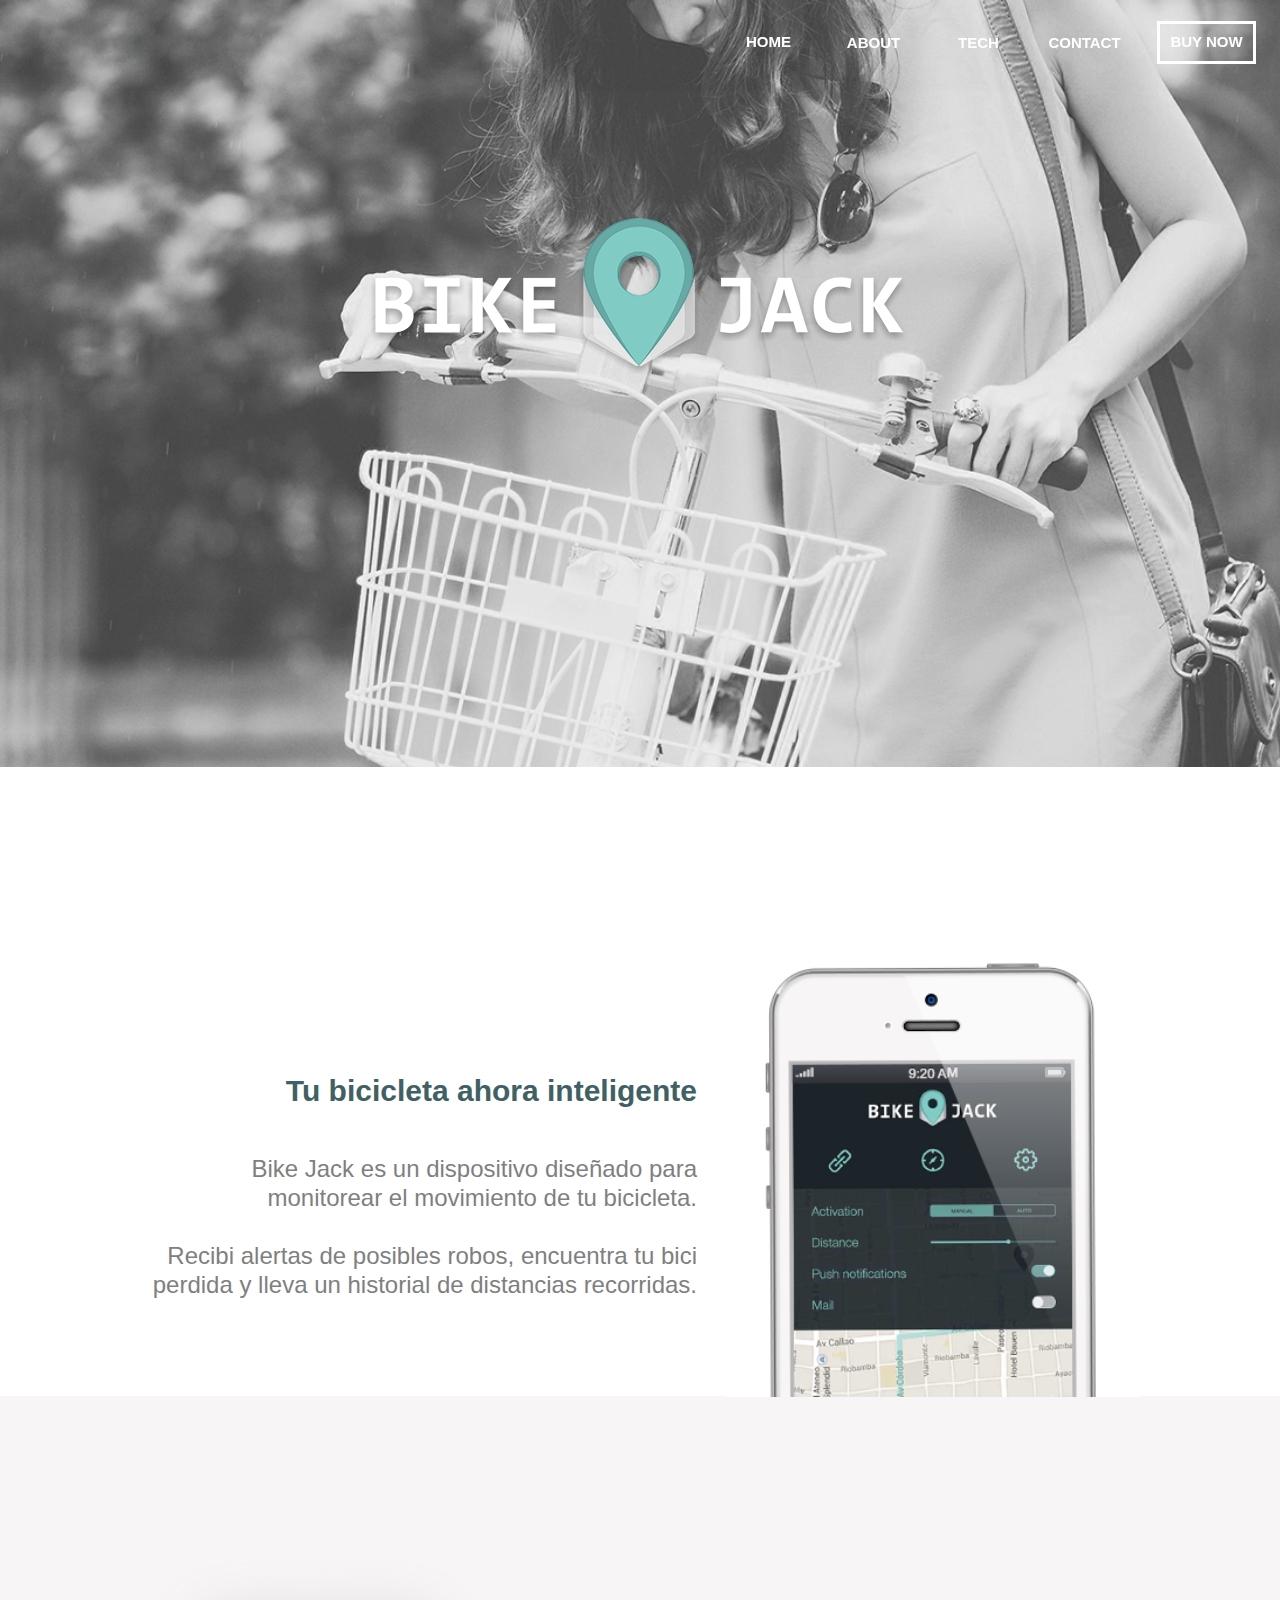
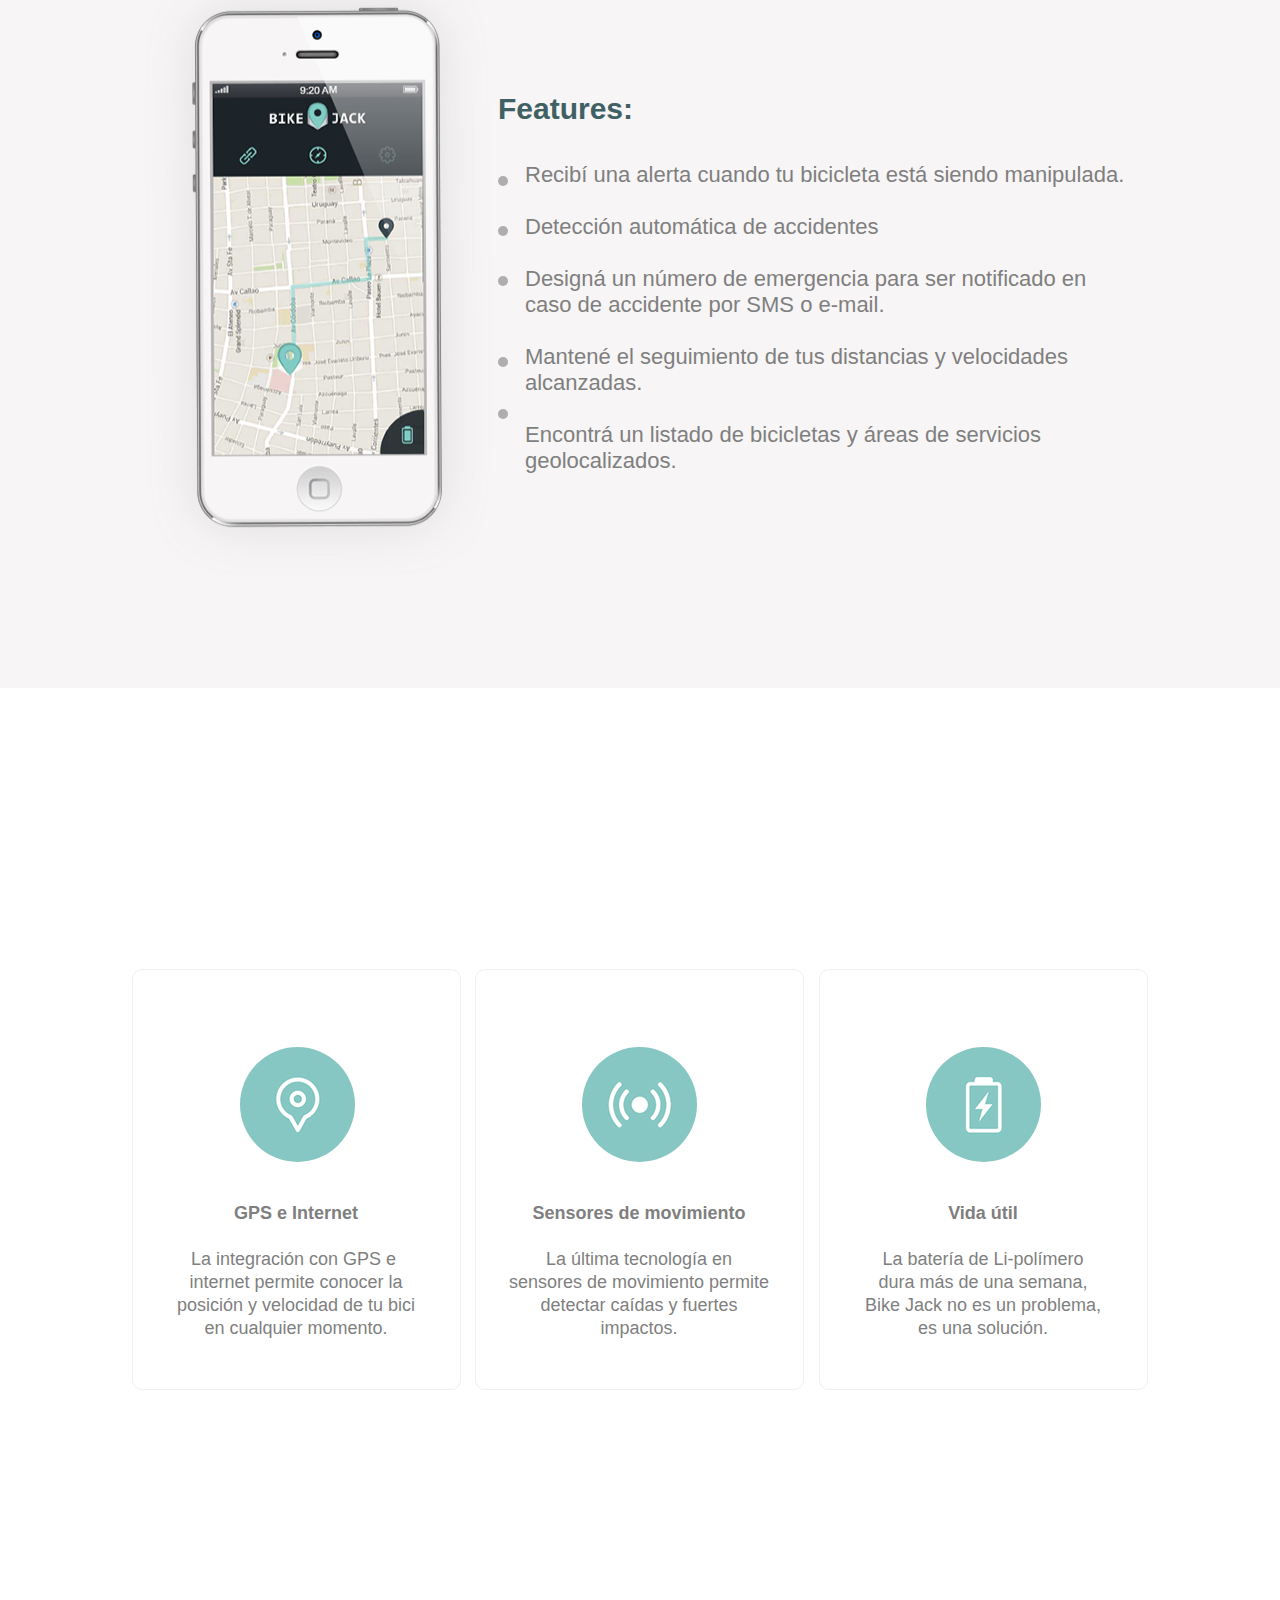
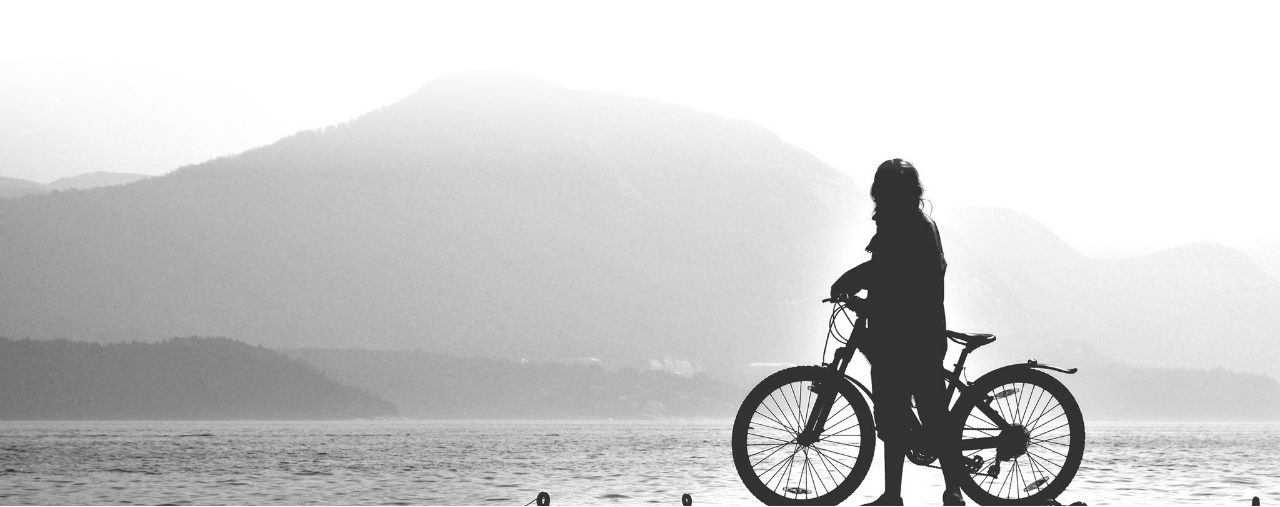
<file: index.html>
<!DOCTYPE html>
<html class="html">
 <head>

  <script src="scripts/museredirect.js?236897542" type="text/javascript"></script>
  
  <script type="text/javascript">
   Muse.Redirect.redirect('desktop', '', 'phone/index.html', '');
</script>
  
  <meta http-equiv="Content-type" content="text/html;charset=UTF-8"/>
  <meta name="generator" content="7.0.314.244"/>
  <title>Home</title>
  <link media="only screen and (max-device-width: 370px)" rel="alternate" href="http://bikejack.com/phone/index.html"/>
  <!-- CSS -->
  <link rel="stylesheet" type="text/css" href="css/site_global.css?417434784"/>
  <link rel="stylesheet" type="text/css" href="css/index.css?4283301053" id="pagesheet"/>
  <!--[if lt IE 9]>
  <link rel="stylesheet" type="text/css" href="css/iefonts_index.css?74255641"/>
  <![endif]-->
  <!-- Other scripts -->
  <script type="text/javascript">
   document.documentElement.className += ' js';
var __adobewebfontsappname__ = "muse";
</script>
  <!-- JS includes -->
  <script type="text/javascript">
   document.write('\x3Cscript src="' + (document.location.protocol == 'https:' ? 'https:' : 'http:') + '//webfonts.creativecloud.com/source-sans-pro:n6,n3:all;raleway:n6,n3,n2:all.js" type="text/javascript">\x3C/script>');
</script>
   </head>
 <body>

  <div class="clearfix" id="page"><!-- column -->
   <div class="position_content" id="page_position_content">
    <div class="pinned-colelem" id="u231"><!-- simple frame --></div>
    <div class="museBGSize rgba-background clearfix colelem" id="u232"><!-- group -->
     <a class="anchor_item grpelem" id="home"></a>
     <img class="pre_init grpelem" id="u237" src="images/u237.png" alt="" width="692" height="160"/><!-- rasterized frame -->
    </div>
    <div class="clearfix colelem" id="pu280"><!-- group -->
     <img id="u280" src="images/u280.png" alt="" width="243" height="53"/><!-- rasterized frame -->
     <a class="nonblock nontext anim_swing rgba-background" id="u415" href="index.html#home"><!-- simple frame --></a>
     <div class="clearfix" id="u396-4"><!-- content -->
      <p>HOME</p>
     </div>
     <a class="nonblock nontext anim_swing rgba-background" id="u413" href="index.html#about"><!-- simple frame --></a>
     <div class="clearfix" id="u233-4"><!-- content -->
      <p>ABOUT</p>
     </div>
     <a class="nonblock nontext anim_swing rgba-background" id="u416" href="index.html#tech"><!-- simple frame --></a>
     <div class="clearfix" id="u235-4"><!-- content -->
      <p>TECH</p>
     </div>
     <a class="nonblock nontext anim_swing rgba-background" id="u417" href="index.html#contact"><!-- simple frame --></a>
     <div class="clearfix" id="u234-4"><!-- content -->
      <p>CONTACT</p>
     </div>
     <div id="u236"><!-- simple frame --></div>
     <div class="clearfix" id="u238-4"><!-- content -->
      <p>BUY NOW</p>
     </div>
     <div class="rgba-background" id="u418"><!-- simple frame --></div>
    </div>
    <a class="anchor_item colelem" id="about"></a>
    <div class="clearfix colelem" id="ppu460-4"><!-- group -->
     <div class="clearfix grpelem" id="pu460-4"><!-- column -->
      <div class="clearfix colelem" id="u460-4"><!-- content -->
       <p>Tu bicicleta ahora inteligente</p>
      </div>
      <div class="clearfix colelem" id="u130-7"><!-- content -->
       <p>Bike Jack es un dispositivo diseñado para monitorear el movimiento de tu bicicleta.</p>
       <p>&nbsp;</p>
       <p>Recibi alertas de posibles robos, encuentra tu bici perdida y lleva un historial de distancias recorridas.</p>
      </div>
     </div>
     <div class="museBGSize grpelem" id="u186"><!-- simple frame --></div>
    </div>
    <div class="clearfix colelem" id="pu208"><!-- group -->
     <div class="clearfix grpelem" id="u208"><!-- group -->
      <img class="grpelem" id="u201" src="images/u201.png" alt="" width="485" height="696"/><!-- rasterized frame -->
      <div class="clearfix grpelem" id="u185-16"><!-- content -->
       <p>Recibí una alerta cuando tu bicicleta está siendo manipulada.</p>
       <p>&nbsp;</p>
       <p>Detección automática de accidentes</p>
       <p>&nbsp;</p>
       <p>Designá un número de emergencia para ser notificado en caso de accidente por SMS o e&#45;mail.</p>
       <p>&nbsp;</p>
       <p>Mantené el seguimiento de tus distancias y velocidades alcanzadas.</p>
       <p>&nbsp;</p>
       <p>Encontrá un listado de bicicletas y áreas de servicios geolocalizados.</p>
      </div>
     </div>
     <div class="clearfix grpelem" id="u462-4"><!-- content -->
      <p>Features:</p>
     </div>
     <div class="grpelem" id="u463"><!-- simple frame --></div>
     <div class="grpelem" id="u465"><!-- simple frame --></div>
     <div class="grpelem" id="u466"><!-- simple frame --></div>
     <div class="grpelem" id="u467"><!-- simple frame --></div>
     <div class="grpelem" id="u468"><!-- simple frame --></div>
    </div>
    <a class="anchor_item colelem" id="tech"></a>
    <div class="clearfix colelem" id="pu391"><!-- group -->
     <div class="rounded-corners clearfix grpelem" id="u391"><!-- column -->
      <div class="colelem" id="u388"><!-- simple frame --></div>
      <div class="clearfix colelem" id="u471-7"><!-- content -->
       <p id="u471-2">GPS e Internet</p>
       <p id="u471-3">&nbsp;</p>
       <p id="u471-5">La integración con GPS e&nbsp; internet permite conocer la posición y velocidad de tu bici en cualquier momento.</p>
      </div>
     </div>
     <div class="rounded-corners clearfix grpelem" id="u392"><!-- column -->
      <div class="colelem" id="u389"><!-- simple frame --></div>
      <div class="clearfix colelem" id="u470-7"><!-- content -->
       <p id="u470-2">Sensores de movimiento</p>
       <p id="u470-3">&nbsp;</p>
       <p id="u470-5">La última tecnología en sensores de movimiento permite detectar caídas y fuertes impactos.</p>
      </div>
     </div>
     <div class="rounded-corners clearfix grpelem" id="u393"><!-- column -->
      <div class="colelem" id="u390"><!-- simple frame --></div>
      <div class="clearfix colelem" id="u387-7"><!-- content -->
       <p id="u387-2">Vida útil</p>
       <p id="u387-3">&nbsp;</p>
       <p id="u387-5">La batería de Li&#45;polímero dura más de una semana, Bike Jack no es un problema, es una solución.</p>
      </div>
     </div>
    </div>
    <a class="anchor_item colelem" id="contact"></a>
    <div class="clearfix colelem" id="u252"><!-- group -->
     <div class="museBGSize clearfix grpelem" id="u140"><!-- group -->
      <div class="gradient grpelem" id="u251"><!-- simple frame --></div>
     </div>
    </div>
    <div class="verticalspacer"></div>
   </div>
  </div>
  <!-- JS includes -->
  <script type="text/javascript">
   if (document.location.protocol != 'https:') document.write('\x3Cscript src="http://musecdn.businesscatalyst.com/scripts/4.0/jquery-1.8.3.min.js" type="text/javascript">\x3C/script>');
</script>
  <script type="text/javascript">
   window.jQuery || document.write('\x3Cscript src="scripts/jquery-1.8.3.min.js" type="text/javascript">\x3C/script>');
</script>
  <script src="scripts/museutils.js?3865766194" type="text/javascript"></script>
  <script src="scripts/jquery.musepolyfill.bgsize.js?291134478" type="text/javascript"></script>
  <script src="scripts/jquery.scrolleffects.js?3937082470" type="text/javascript"></script>
  <script src="scripts/jquery.watch.js?4068933136" type="text/javascript"></script>
  <!-- Other scripts -->
  <script type="text/javascript">
   $(document).ready(function() { try {
Muse.Utils.transformMarkupToFixBrowserProblemsPreInit();/* body */
Muse.Utils.prepHyperlinks(true);/* body */
$('#u237').registerOpacityScrollEffect([{"in":[-Infinity,118.4],"fade":50,"opacity":100},{"in":[118.4,118.4],"opacity":100},{"in":[118.4,Infinity],"fade":241.6,"opacity":0}]);/* scroll effect */
$('#u232').registerBackgroundPositionScrollEffect([{"in":[-Infinity,-100],"speed":[0,0]},{"in":[-100,Infinity],"speed":[0,0]}]);/* scroll effect */
Muse.Utils.fullPage('#page');/* 100% height page */
Muse.Utils.showWidgetsWhenReady();/* body */
Muse.Utils.transformMarkupToFixBrowserProblems();/* body */
} catch(e) { Muse.Assert.fail('Error calling selector function:' + e); }});
</script>
   </body>
</html>
</file>
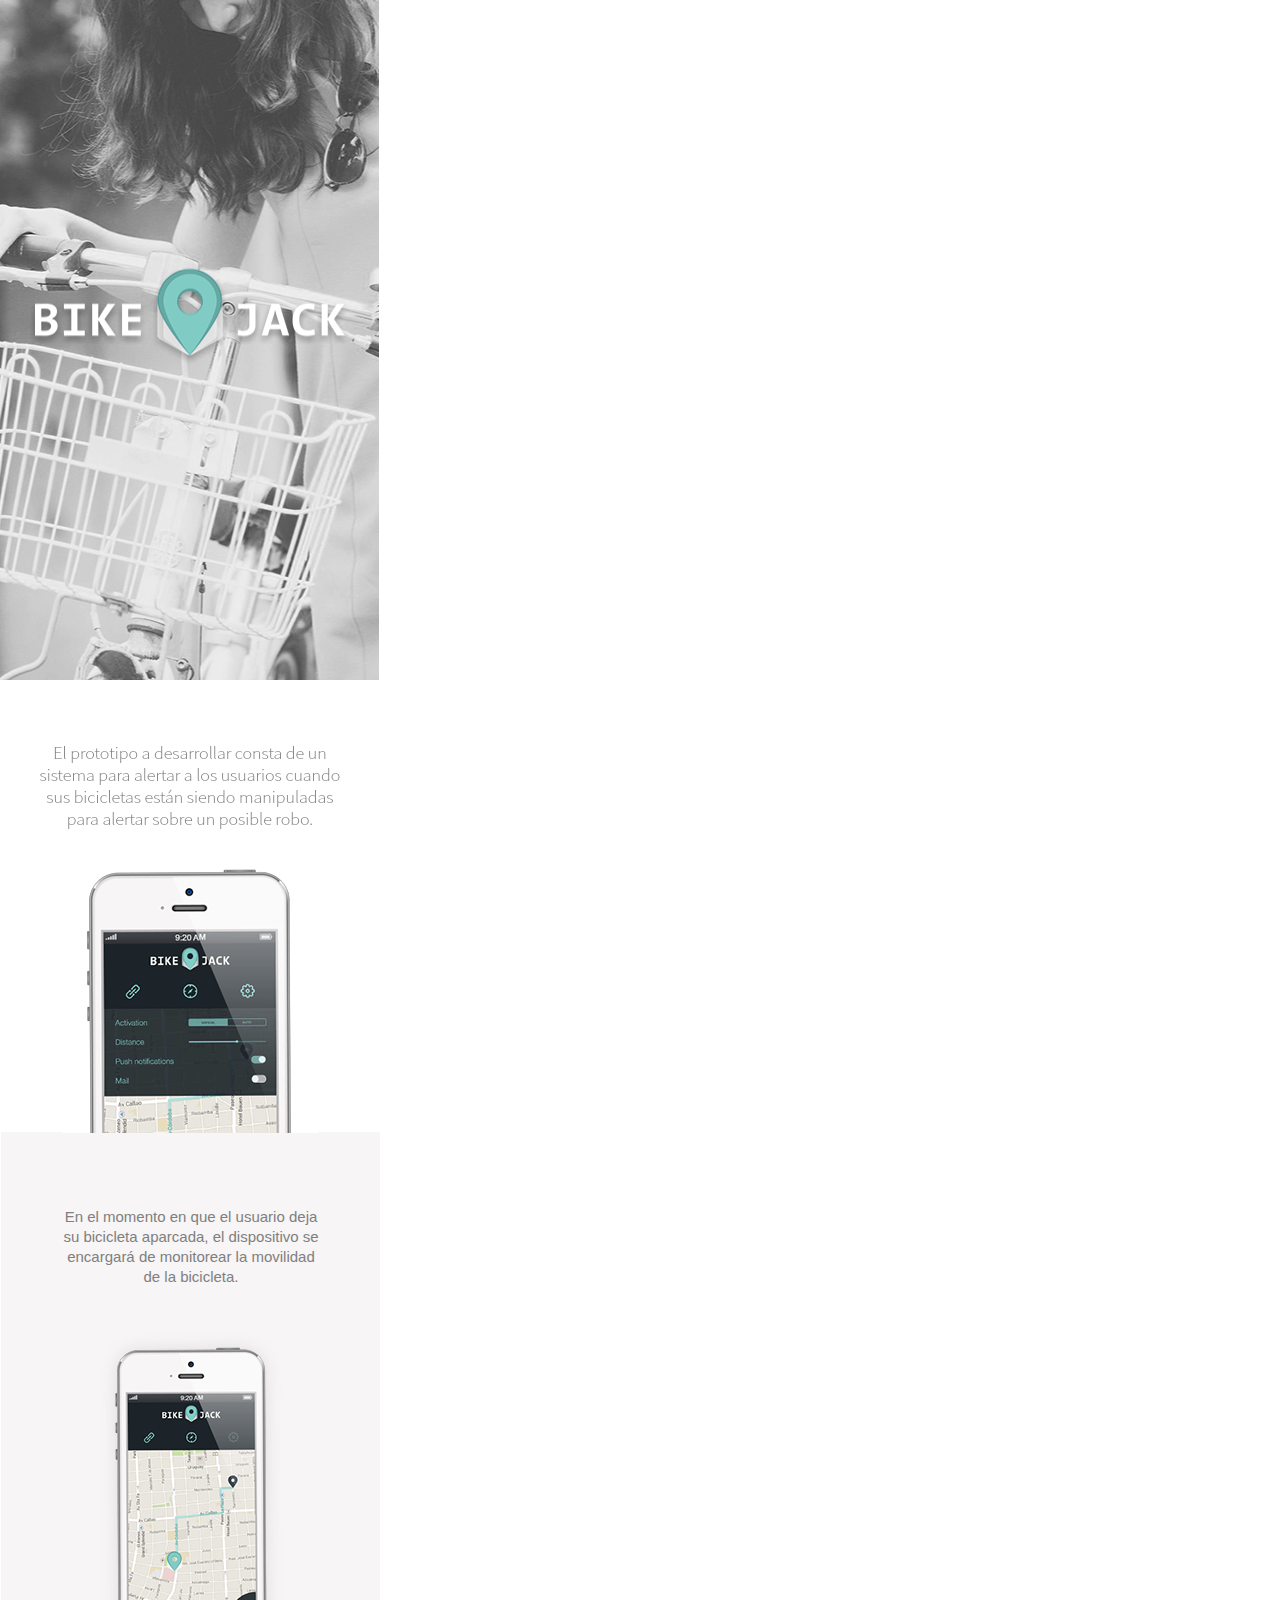
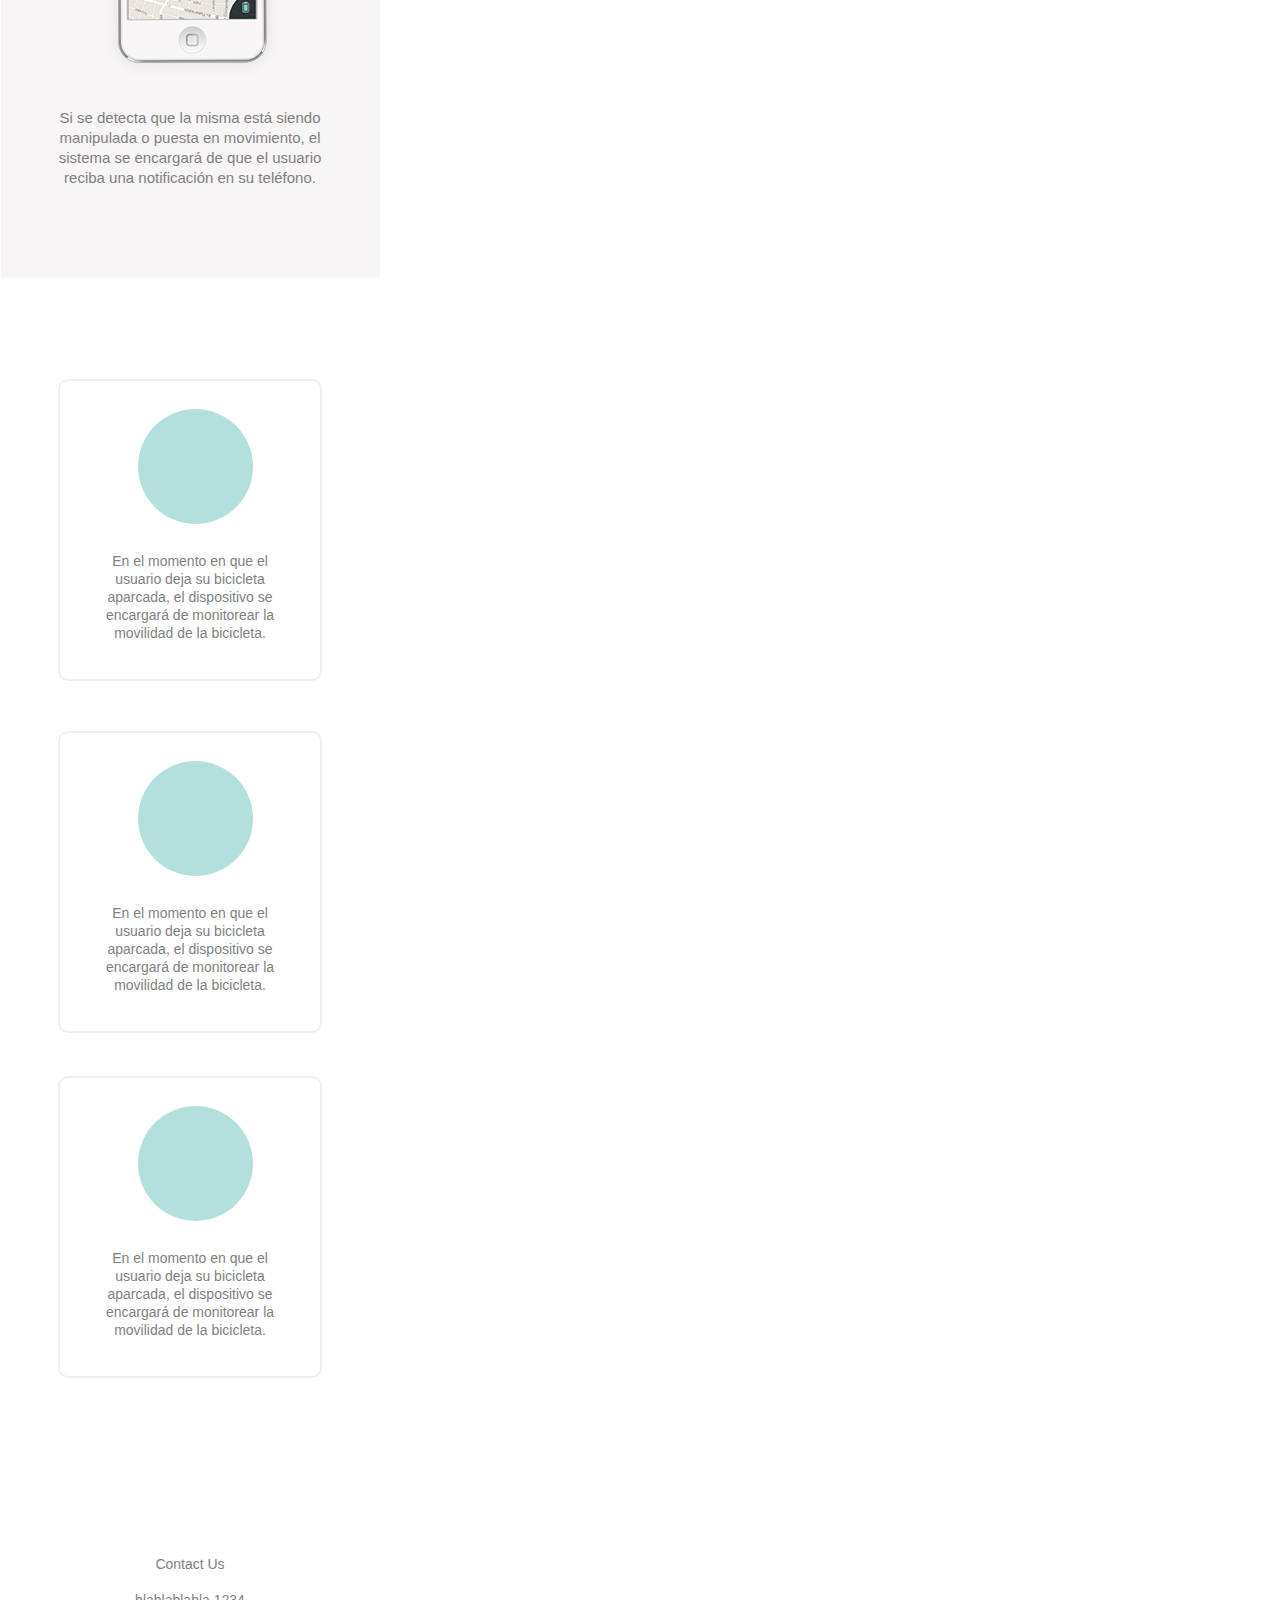
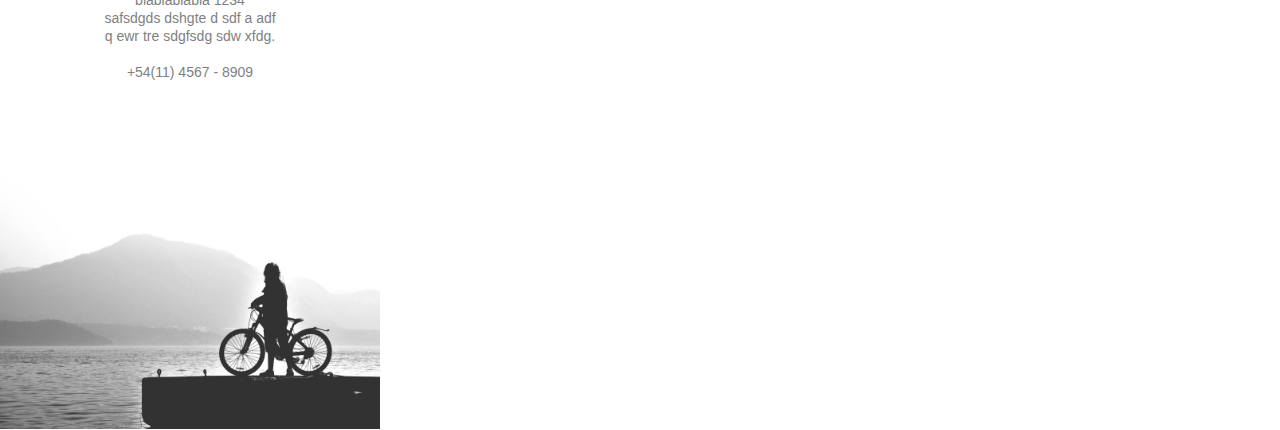
<file: phone/index.html>
<!DOCTYPE html>
<html class="html">
 <head>

  <meta http-equiv="Content-type" content="text/html;charset=UTF-8"/>
  <meta name="generator" content="7.0.314.244"/>
  <title>Home</title>
  <meta name="viewport" content="width=380"/>
  <link rel="canonical" href="http://bikejack.com/index.html"/>
  <!-- CSS -->
  <link rel="stylesheet" type="text/css" href="../css/site_global.css?417434784"/>
  <link rel="stylesheet" type="text/css" href="css/index.css?4132173907" id="pagesheet"/>
  <!-- Other scripts -->
  <script type="text/javascript">
   document.documentElement.className += ' js';
var __adobewebfontsappname__ = "muse";
</script>
  <!-- JS includes -->
  <script type="text/javascript">
   document.write('\x3Cscript src="' + (document.location.protocol == 'https:' ? 'https:' : 'http:') + '//webfonts.creativecloud.com/raleway:n2:all.js" type="text/javascript">\x3C/script>');
</script>
   </head>
 <body>

  <div class="clearfix" id="page"><!-- column -->
   <div class="position_content" id="page_position_content">
    <div class="museBGSize rgba-background clearfix colelem" id="u314"><!-- group -->
     <img class="grpelem" id="u315" src="../images/u315.png" alt="" width="322" height="150"/><!-- rasterized frame -->
    </div>
    <img class="colelem" id="u318-5" src="../images/u318-5.png" alt="El prototipo a desarrollar consta de un sistema para alertar a los usuarios cuando sus bicicletas están siendo manipuladas para alertar sobre un posible robo. " width="318" height="117"/><!-- rasterized frame -->
    <div class="museBGSize colelem" id="u319"><!-- simple frame --></div>
    <div class="clearfix colelem" id="u329"><!-- column -->
     <div class="clearfix colelem" id="u363-4"><!-- content -->
      <p>En el momento en que el usuario deja su bicicleta aparcada, el dispositivo se encargará de monitorear la movilidad de la bicicleta.</p>
     </div>
     <img class="colelem" id="u328" src="../images/u328.png" alt="" width="306" height="387"/><!-- rasterized frame -->
     <div class="clearfix colelem" id="u326-4"><!-- content -->
      <p>Si se detecta que la misma está siendo manipulada o puesta en movimiento, el sistema se encargará de que el usuario reciba una notificación en su teléfono.</p>
     </div>
    </div>
    <div class="clearfix colelem" id="u354"><!-- group -->
     <div class="rounded-corners clearfix grpelem" id="u355"><!-- column -->
      <div class="colelem" id="u357"><!-- simple frame --></div>
      <div class="clearfix colelem" id="u356-4"><!-- content -->
       <p>En el momento en que el usuario deja su bicicleta aparcada, el dispositivo se encargará de monitorear la movilidad de la bicicleta.</p>
      </div>
     </div>
    </div>
    <div class="clearfix colelem" id="u364"><!-- group -->
     <div class="rounded-corners clearfix grpelem" id="u365"><!-- column -->
      <div class="colelem" id="u367"><!-- simple frame --></div>
      <div class="clearfix colelem" id="u366-4"><!-- content -->
       <p>En el momento en que el usuario deja su bicicleta aparcada, el dispositivo se encargará de monitorear la movilidad de la bicicleta.</p>
      </div>
     </div>
    </div>
    <div class="clearfix colelem" id="u368"><!-- group -->
     <div class="rounded-corners clearfix grpelem" id="u369"><!-- column -->
      <div class="colelem" id="u371"><!-- simple frame --></div>
      <div class="clearfix colelem" id="u370-4"><!-- content -->
       <p>En el momento en que el usuario deja su bicicleta aparcada, el dispositivo se encargará de monitorear la movilidad de la bicicleta.</p>
      </div>
     </div>
    </div>
    <div class="clearfix colelem" id="u450-14"><!-- content -->
     <p>Contact Us</p>
     <p>&nbsp;</p>
     <p>blablablabla 1234</p>
     <p>safsdgds dshgte d sdf a adf</p>
     <p>q ewr tre sdgfsdg sdw xfdg.</p>
     <p>&nbsp;</p>
     <p>+54(11) 4567 &#45; 8909</p>
    </div>
    <div class="clearfix colelem" id="u334"><!-- group -->
     <div class="museBGSize clearfix grpelem" id="u336"><!-- group -->
      <div class="gradient grpelem" id="u335"><!-- simple frame --></div>
     </div>
    </div>
    <div class="verticalspacer"></div>
   </div>
  </div>
  <!-- JS includes -->
  <script type="text/javascript">
   if (document.location.protocol != 'https:') document.write('\x3Cscript src="http://musecdn.businesscatalyst.com/scripts/4.0/jquery-1.8.3.min.js" type="text/javascript">\x3C/script>');
</script>
  <script type="text/javascript">
   window.jQuery || document.write('\x3Cscript src="../scripts/jquery-1.8.3.min.js" type="text/javascript">\x3C/script>');
</script>
  <script src="../scripts/museutils.js?3865766194" type="text/javascript"></script>
  <script src="../scripts/jquery.musepolyfill.bgsize.js?291134478" type="text/javascript"></script>
  <script src="../scripts/jquery.watch.js?4068933136" type="text/javascript"></script>
  <!-- Other scripts -->
  <script type="text/javascript">
   $(document).ready(function() { try {
Muse.Utils.transformMarkupToFixBrowserProblemsPreInit();/* body */
Muse.Utils.prepHyperlinks(true);/* body */
Muse.Utils.fullPage('#page');/* 100% height page */
Muse.Utils.showWidgetsWhenReady();/* body */
Muse.Utils.transformMarkupToFixBrowserProblems();/* body */
} catch(e) { Muse.Assert.fail('Error calling selector function:' + e); }});
</script>
   </body>
</html>
</file>
<file: css/site_global.css>
html
{
	min-height: 100%;
	min-width: 100%;
	-ms-text-size-adjust: none;
}

body,div,dl,dt,dd,ul,ol,li,h1,h2,h3,h4,h5,h6,pre,code,form,fieldset,legend,input,button,textarea,p,blockquote,th,td,a
{
	margin: 0;
	padding: 0;
	border-width: 0;
	-webkit-transform-origin: left top;
	-ms-transform-origin: left top;
	-o-transform-origin: left top;
	transform-origin: left top;
}

table
{
	border-collapse: collapse;
	border-spacing: 0;
}

fieldset,img
{
	border: 0;
	-webkit-transform-origin: left top;
	-ms-transform-origin: left top;
	-o-transform-origin: left top;
	transform-origin: left top;
}

address,caption,cite,code,dfn,em,strong,th,var,optgroup
{
	font-style: inherit;
	font-weight: inherit;
}

del,ins
{
	text-decoration: none;
}

li
{
	list-style: none;
}

caption,th
{
	text-align: left;
}

h1,h2,h3,h4,h5,h6
{
	font-size: 100%;
	font-weight: inherit;
}

input,button,textarea,select,optgroup,option
{
	font-family: inherit;
	font-size: inherit;
	font-style: inherit;
	font-weight: inherit;
}

body
{
	font-family: Arial, Helvetica Neue, Helvetica, sans-serif;
	text-align: left;
	font-size: 14px;
	line-height: 17px;
	word-wrap: break-word;
	text-rendering: optimizeLegibility;/* kerning, primarily */
}

@media screen and (-webkit-min-device-pixel-ratio:0)
{
	body { text-rendering:auto; }
}

a:link
{
	color: #0000FF;
	text-decoration: underline;
}

a:visited
{
	color: #800080;
	text-decoration: underline;
}

a:hover
{
	color: #0000FF;
	text-decoration: underline;
}

a:active
{
	color: #EE0000;
	text-decoration: underline;
}

a.nontext /* used to override default properties of 'a' tag */
{
	color: black;
	text-decoration: none;
	font-style: normal;
	font-weight: normal;
}

.normal_text
{
	color: #000000;
	font-family: Arial, Helvetica Neue, Helvetica, sans-serif;
	font-size: 14px;
	font-style: normal;
	font-weight: normal;
	letter-spacing: 0px;
	line-height: 17px;
	text-align: left;
	text-decoration: none;
	text-indent: 0px;
	vertical-align: 0px;
	padding: 0px;
}

.TabbedPanelsTab
{
	white-space: nowrap;
}

.MenuBar  .MenuBarView, .MenuBar  .SubMenuView /* Resets for ul and li in menus */
{
	display: block;
	list-style: none;
}

.MenuBar .SubMenu
{
	display: none;
	position: absolute;
}

.NoWrap
{
	white-space: nowrap;
	word-wrap: normal;
}

.rootelem /* the root of the artwork tree */
{
	margin-left: auto;
	margin-right: auto;
}

.colelem /* a child element of a column */
{
	display: inline;
	float: left;
	clear: both;
}

.grpelem /* a child element of a group */
{
	display: inline;
	float: left;
}

.clearfix:after /* force a container to fit around floated items */
{
	content: "\0020";
	visibility: hidden;
	display: block;
	height: 0;
	clear: both;
}

*:first-child+html .clearfix /* IE7 */
{
	zoom: 1;
}

.clip_frame /* used to clip the contents as in the case of an image frame */
{
	overflow: hidden;
}

.inclusion_context /* context for positioning a group of elements that share the same height */
{
	display: table;
	table-layout: fixed;
	width: 0.01px;
}

.inclelem /* element of an inclusion context */
{
	display: table-cell;
	vertical-align: top;
}

.f3s_mid /* 3-slice frame, middle slice */
{
	background-repeat: repeat;
}

.f3s_top,.f3s_bot /* 3-slice frame, top slice */
{
	background-repeat: no-repeat;
}

.f9s_top_left, .f9s_bot_left /* 9-slice frame, left corner slice */
{
	background-repeat: no-repeat;
	background-position: left;
}

.f9s_top_right, .f9s_bot_right /* 9-slice frame, right corner slice */
{
	background-repeat: no-repeat;
	background-position: right;
}

.f9s_top_mid, .f9s_bot_mid /* 9-slice frame, top/bottom horizontal slice */
{
	background-repeat: repeat-x;
	background-position: 0px 0px;
}

.f9s_mid_left /* 9-slice frame, left vertical slice */
{
	background-repeat: repeat-y;
	background-position: left;
}

.f9s_mid_right /* 9-slice frame, right vertical slice */
{
	background-repeat: repeat-y;
	background-position: right;
}

.f9s_center /* 9-slice frame, center slice */
{
	background-repeat: repeat;
	background-position: 0px 0px;
}

.popup_anchor /* anchors an abspos popup */
{
	position: relative;
	width: 0px;
	height: 0px;
}

.popup_element
{
	z-index: 100000;
}

.pointer_cursor
{
	cursor: pointer;
}

span.wrap /* used to force wrap after floated array when nested inside a paragraph */
{
	content: '';
	clear: left;
	display: block;
}

span.actAsInlineDiv /* used to simulate a DIV with inline display when already nested inside a paragraph */
{
	display: inline-block;
}

.position_content,.excludeFromNormalFlow /* used when child content is larger than parent */
{
	float: left;
}

.preload_images /* used to preload images used in non-default states */
{
	position: absolute;
	overflow: hidden;
	left: -9999px;
	top: -9999px;
	height: 1px;
	width: 1px;
}

preload /* used to specifiy the dimension of preload item */
{
	height: 1px;
	width: 1px;
}

.animateStates
{
	-webkit-transition: 0.3s ease-in-out;
	-moz-transition: 0.3s ease-in-out;
	-o-transition: 0.3s ease-in-out;
	transition: 0.3s ease-in-out;
}

input:focus,textarea:focus /* remove default focussed input styling */
{
	outline: none;
}

textarea
{
	resize: none;
	overflow: auto;
}

.fld-prompt /* form placeholders cursor behavior */
{
	pointer-events: none;
}

.wrapped-input /* form inputs & placeholders let div styling show thru */
{
	position: absolute;
	top: 0;
	left: 0;
	background: transparent;
	border: none;
}

.submit-btn /* form submit buttons on top of sibling elements */
{
	z-index: 50000;
}

.anchor_item /* used to specify anchor properties */
{
	width: 22px;
	height: 18px;
}

.MenuBar .SubMenuVisible, .MenuBarVertical .SubMenuVisible, .MenuBar .SubMenu .SubMenuVisible,.popup_element.Active,span.actAsPara,.actAsDiv,a.nonblock.nontext,img.block
{
	display: block;
}

.widget_invisible,.js .invi,.js .se_invi,.js .an_invi /* used to hide the widget before loaded */
{
	visibility: hidden;
}

.no_vert_scroll
{
	overflow-y: hidden;
}

.always_vert_scroll
{
	overflow-y: scroll;
}

.always_horz_scroll
{
	overflow-x: scroll;
}

.popup_element.Inactive,.js .disn,.hidden
{
	display: none;
}

.fullscreen
{
	overflow: hidden;
	left: 0px;
	top: 0px;
	position: fixed;
	height: 100%;
	width: 100%;
	-moz-box-sizing: border-box;
	-webkit-box-sizing: border-box;
	-ms-box-sizing: border-box;
	box-sizing: border-box;
}

.scroll_wrapper
{
	position: absolute;
	overflow: auto;
	left: 0px;
	right: 0px;
	top: 0px;
	bottom: 0px;
	padding-top: 0px;
	padding-bottom: 0px;
	margin-top: 0px;
	margin-bottom: 0px;
}

.MenuBar .MenuItemContainer,.SlideShowContentPanel .fullscreen img
{
	position: relative;
}
</file>
<file: css/index.css>
.html
{
	background-color: #7F7F7F;
}

#page
{
	z-index: 1;
	width: 1280px;
	min-height: 799.9499999999998px;
	background-image: none;
	border-style: none;
	border-color: #000000;
	background-color: #FFFFFF;
	padding-bottom: 0px;
	margin-left: auto;
	margin-right: auto;
}

#u231
{
	z-index: 71;
	width: 1281px;
	height: 91px;
	border-color: #000000;
	background-color: #1B2328;
	opacity: 0.8;
	-ms-filter: "progid:DXImageTransform.Microsoft.Alpha(Opacity=80)";
	filter: alpha(opacity=80);
	position: fixed;
	top: 0px;
	left: 50%;
	margin-left: -641px;
}

#u232
{
	z-index: 73;
	width: 1281px;
	border-color: #000000;
	padding-bottom: 391px;
	left: -1px;
	position: relative;
	background: #FFFFFF url("../images/bici_gris-u232-fr.png") no-repeat center top;
	background-color: rgba(255, 255, 255, 0.9);
	background-size: cover !important;
}

#home
{
	position: relative;
	width: 22px;
	margin-right: -10000px;
	left: 1px;
}

#u237
{
	z-index: 91;
	display: block;
	vertical-align: top;
	position: relative;
	margin-right: -10000px;
	margin-top: 216px;
	left: 294px;
}

.js #u237.pre_init
{
	opacity: 1;
	-ms-filter: "progid:DXImageTransform.Microsoft.Alpha(Opacity=100)";
	filter: alpha(opacity=100);
}

#pu280
{
	width: 0.01px;
	padding-bottom: 91px;
	margin-left: 20px;
	top: -767px;
	margin-bottom: -91px;
	position: relative;
}

#u280
{
	z-index: 72;
	display: block;
	vertical-align: top;
	position: fixed;
	top: 22px;
	left: 50%;
	margin-left: -626px;
}

#u415
{
	z-index: 101;
	width: 106px;
	height: 91px;
	border-color: #000000;
	background-color: transparent;
	position: fixed;
	top: 0px;
	left: 50%;
	margin-left: 75px;
}

#u415:hover
{
	background-color: #FFFFFF;
	background-color: rgba(255, 255, 255, 0.2);
	margin: 0px 0px 0px 75px;
	-pie-background: rgba(255, 255, 255, 0.2);
}

#u396-4
{
	z-index: 78;
	width: 105px;
	min-height: 37px;
	text-align: center;
	font-size: 15px;
	line-height: 18px;
	color: #FFFFFF;
	font-family: source-sans-pro, sans-serif;
	font-weight: 600;
	position: fixed;
	top: 33px;
	left: 50%;
	margin-left: 76px;
}

#u413
{
	z-index: 100;
	width: 106px;
	height: 91px;
	border-color: #000000;
	background-color: transparent;
	position: fixed;
	top: 0px;
	left: 50%;
	margin-left: 180px;
}

#u413:hover
{
	background-color: #FFFFFF;
	background-color: rgba(255, 255, 255, 0.2);
	margin: 0px 0px 0px 180px;
	-pie-background: rgba(255, 255, 255, 0.2);
}

#u233-4
{
	z-index: 74;
	width: 105px;
	min-height: 37px;
	text-align: center;
	font-size: 15px;
	line-height: 18px;
	color: #FFFFFF;
	font-family: source-sans-pro, sans-serif;
	font-weight: 600;
	position: fixed;
	top: 34px;
	left: 50%;
	margin-left: 181px;
}

#u416
{
	z-index: 102;
	width: 106px;
	height: 91px;
	border-color: #000000;
	background-color: transparent;
	position: fixed;
	top: 0px;
	left: 50%;
	margin-left: 285px;
}

#u416:hover
{
	background-color: #FFFFFF;
	background-color: rgba(255, 255, 255, 0.2);
	margin: 0px 0px 0px 285px;
	-pie-background: rgba(255, 255, 255, 0.2);
}

#u235-4
{
	z-index: 86;
	width: 105px;
	min-height: 37px;
	text-align: center;
	font-size: 15px;
	line-height: 18px;
	color: #FFFFFF;
	font-family: source-sans-pro, sans-serif;
	font-weight: 600;
	position: fixed;
	top: 34px;
	left: 50%;
	margin-left: 286px;
}

#u417
{
	z-index: 103;
	width: 106px;
	height: 91px;
	border-color: #000000;
	background-color: transparent;
	position: fixed;
	top: 0px;
	left: 50%;
	margin-left: 393px;
}

#u417:hover
{
	background-color: #FFFFFF;
	background-color: rgba(255, 255, 255, 0.2);
	margin: 0px 0px 0px 393px;
	-pie-background: rgba(255, 255, 255, 0.2);
}

#u234-4
{
	z-index: 82;
	width: 105px;
	min-height: 37px;
	text-align: center;
	font-size: 15px;
	line-height: 18px;
	color: #FFFFFF;
	font-family: source-sans-pro, sans-serif;
	font-weight: 600;
	position: fixed;
	top: 34px;
	left: 50%;
	margin-left: 392px;
}

#u236
{
	z-index: 90;
	width: 93px;
	height: 37px;
	border-width: 3px;
	border-style: solid;
	border-color: #FFFFFF;
	background-color: transparent;
	position: fixed;
	top: 21px;
	left: 50%;
	margin-left: 517px;
}

#u238-4
{
	z-index: 92;
	width: 105px;
	min-height: 37px;
	text-align: center;
	font-size: 15px;
	line-height: 18px;
	color: #FFFFFF;
	font-family: source-sans-pro, sans-serif;
	font-weight: 600;
	position: fixed;
	top: 33px;
	left: 50%;
	margin-left: 514px;
}

#u418
{
	z-index: 104;
	width: 96px;
	height: 40px;
	border-color: #000000;
	background-color: transparent;
	position: fixed;
	top: 22px;
	left: 50%;
	margin-left: 519px;
}

#u418:hover
{
	background-color: #FFFFFF;
	background-color: rgba(255, 255, 255, 0.2);
	margin: 0px 0px 0px 519px;
	-pie-background: rgba(255, 255, 255, 0.2);
}

#about
{
	margin-top: 35px;
	position: relative;
}

#ppu460-4
{
	width: 0.01px;
	margin-left: 131px;
	margin-top: 114px;
	position: relative;
}

#pu460-4
{
	width: 0.01px;
	position: relative;
	margin-right: -10000px;
	margin-top: 139px;
}

#u460-4
{
	z-index: 28;
	width: 566px;
	min-height: 81px;
	text-align: right;
	font-size: 30px;
	line-height: 36px;
	color: #406164;
	font-family: raleway, sans-serif;
	font-weight: 600;
	position: relative;
}

#u130-7
{
	z-index: 21;
	width: 560px;
	min-height: 196px;
	text-align: right;
	font-size: 24px;
	line-height: 29px;
	color: #7F7F7F;
	font-family: raleway, sans-serif;
	font-weight: 300;
	margin-left: 6px;
	position: relative;
}

#u186
{
	z-index: 20;
	width: 414px;
	height: 463px;
	border-color: #000000;
	position: relative;
	margin-right: -10000px;
	left: 595px;
	background: #FFFFFF url("../images/iphone-02.png") no-repeat center top;
	background-size: cover !important;
}

#pu208
{
	width: 0.01px;
	top: -1px;
	margin-bottom: -1px;
	position: relative;
}

#u208
{
	z-index: 2;
	width: 1280px;
	border-color: #000000;
	background-color: #F7F5F5;
	padding-bottom: 70px;
	position: relative;
	margin-right: -10000px;
}

#u201
{
	z-index: 19;
	display: block;
	vertical-align: top;
	position: relative;
	margin-right: -10000px;
	margin-top: 126px;
	left: 76px;
}

#u185-16
{
	z-index: 3;
	width: 609px;
	min-height: 307px;
	text-align: left;
	font-size: 22px;
	line-height: 26px;
	color: #7F7F7F;
	font-family: source-sans-pro, sans-serif;
	font-weight: 300;
	position: relative;
	margin-right: -10000px;
	margin-top: 366px;
	left: 525px;
}

#u462-4
{
	z-index: 35;
	width: 566px;
	min-height: 54px;
	text-align: left;
	font-size: 30px;
	line-height: 36px;
	color: #406164;
	font-family: raleway, sans-serif;
	font-weight: 600;
	position: relative;
	margin-right: -10000px;
	margin-top: 295px;
	left: 498px;
}

#u463
{
	z-index: 39;
	width: 10px;
	height: 10px;
	border-color: #000000;
	background-color: #7F7F7F;
	opacity: 0.6;
	-ms-filter: "progid:DXImageTransform.Microsoft.Alpha(Opacity=60)";
	filter: alpha(opacity=60);
	-moz-border-radius: 10px;
	-webkit-border-radius: 10px;
	-khtml-border-radius: 10px;
	border-radius: 10px;
	position: relative;
	margin-right: -10000px;
	margin-top: 380px;
	left: 498px;
}

#u465
{
	z-index: 40;
	width: 10px;
	height: 10px;
	border-color: #000000;
	background-color: #7F7F7F;
	opacity: 0.6;
	-ms-filter: "progid:DXImageTransform.Microsoft.Alpha(Opacity=60)";
	filter: alpha(opacity=60);
	-moz-border-radius: 10px;
	-webkit-border-radius: 10px;
	-khtml-border-radius: 10px;
	border-radius: 10px;
	position: relative;
	margin-right: -10000px;
	margin-top: 430px;
	left: 498px;
}

#u466
{
	z-index: 41;
	width: 10px;
	height: 10px;
	border-color: #000000;
	background-color: #7F7F7F;
	opacity: 0.6;
	-ms-filter: "progid:DXImageTransform.Microsoft.Alpha(Opacity=60)";
	filter: alpha(opacity=60);
	-moz-border-radius: 10px;
	-webkit-border-radius: 10px;
	-khtml-border-radius: 10px;
	border-radius: 10px;
	position: relative;
	margin-right: -10000px;
	margin-top: 480px;
	left: 498px;
}

#u467
{
	z-index: 42;
	width: 10px;
	height: 10px;
	border-color: #000000;
	background-color: #7F7F7F;
	opacity: 0.6;
	-ms-filter: "progid:DXImageTransform.Microsoft.Alpha(Opacity=60)";
	filter: alpha(opacity=60);
	-moz-border-radius: 10px;
	-webkit-border-radius: 10px;
	-khtml-border-radius: 10px;
	border-radius: 10px;
	position: relative;
	margin-right: -10000px;
	margin-top: 561px;
	left: 498px;
}

#u468
{
	z-index: 43;
	width: 10px;
	height: 10px;
	border-color: #000000;
	background-color: #7F7F7F;
	opacity: 0.6;
	-ms-filter: "progid:DXImageTransform.Microsoft.Alpha(Opacity=60)";
	filter: alpha(opacity=60);
	-moz-border-radius: 10px;
	-webkit-border-radius: 10px;
	-khtml-border-radius: 10px;
	border-radius: 10px;
	position: relative;
	margin-right: -10000px;
	margin-top: 613px;
	left: 498px;
}

#tech
{
	margin-top: 112px;
	position: relative;
}

#pu391
{
	width: 0.01px;
	margin-left: 132px;
	margin-top: 151px;
	position: relative;
}

#u391
{
	z-index: 44;
	width: 262px;
	border-width: 1px;
	border-style: solid;
	border-color: #EFEFEF;
	background-color: transparent;
	-moz-border-radius: 10px;
	-webkit-border-radius: 10px;
	-khtml-border-radius: 10px;
	border-radius: 10px;
	margin-bottom: -1px;
	position: relative;
	margin-right: -10000px;
	padding: 77px 33px 22.073597050683475px 32px;
}

#u388
{
	z-index: 68;
	width: 115px;
	height: 115px;
	border-color: #000000;
	opacity: 0.97;
	-ms-filter: "progid:DXImageTransform.Microsoft.Alpha(Opacity=97)";
	filter: alpha(opacity=97);
	-moz-border-radius: 100px;
	-webkit-border-radius: 100px;
	-khtml-border-radius: 100px;
	border-radius: 100px;
	margin-left: 75px;
	position: relative;
	background: #81CCC5 url("../images/ic_location-u388-fr.jpg") no-repeat center center;
	background-size: contain !important;
}

#u471-7
{
	z-index: 61;
	width: 262px;
	min-height: 165px;
	text-align: center;
	font-size: 18px;
	line-height: 23px;
	color: #7F7F7F;
	margin-top: 40px;
	position: relative;
}

#u392
{
	z-index: 45;
	width: 262px;
	border-width: 1px;
	border-style: solid;
	border-color: #EFEFEF;
	background-color: transparent;
	-moz-border-radius: 10px;
	-webkit-border-radius: 10px;
	-khtml-border-radius: 10px;
	border-radius: 10px;
	margin-bottom: -1px;
	position: relative;
	margin-right: -10000px;
	left: 343px;
	padding: 77px 33px 22.073597050683475px 32px;
}

#u389
{
	z-index: 69;
	width: 115px;
	height: 115px;
	border-color: #000000;
	opacity: 0.97;
	-ms-filter: "progid:DXImageTransform.Microsoft.Alpha(Opacity=97)";
	filter: alpha(opacity=97);
	-moz-border-radius: 100px;
	-webkit-border-radius: 100px;
	-khtml-border-radius: 100px;
	border-radius: 100px;
	margin-left: 74px;
	position: relative;
	background: #81CCC5 url("../images/ic_sensor-u389-fr.jpg") no-repeat center center;
	background-size: contain !important;
}

#u470-7
{
	z-index: 54;
	width: 262px;
	min-height: 165px;
	text-align: center;
	font-size: 18px;
	line-height: 23px;
	color: #7F7F7F;
	margin-top: 40px;
	position: relative;
}

#u393
{
	z-index: 46;
	width: 240px;
	border-width: 1px;
	border-style: solid;
	border-color: #EFEFEF;
	background-color: transparent;
	-moz-border-radius: 10px;
	-webkit-border-radius: 10px;
	-khtml-border-radius: 10px;
	border-radius: 10px;
	margin-bottom: -1px;
	position: relative;
	margin-right: -10000px;
	left: 687px;
	padding: 77px 44px 22.073597050683475px 43px;
}

#u390
{
	z-index: 70;
	width: 115px;
	height: 115px;
	border-color: #000000;
	opacity: 0.97;
	-ms-filter: "progid:DXImageTransform.Microsoft.Alpha(Opacity=97)";
	filter: alpha(opacity=97);
	-moz-border-radius: 100px;
	-webkit-border-radius: 100px;
	-khtml-border-radius: 100px;
	border-radius: 100px;
	margin-left: 63px;
	position: relative;
	background: #81CCC5 url("../images/ic_bateria-u390-fr.jpg") no-repeat center center;
	background-size: contain !important;
}

#u387-7
{
	z-index: 47;
	width: 240px;
	min-height: 165px;
	text-align: center;
	font-size: 18px;
	line-height: 23px;
	color: #7F7F7F;
	margin-top: 40px;
	position: relative;
}

#u471-2,#u470-2,#u387-2
{
	font-family: raleway, sans-serif;
	font-weight: 600;
}

#u471-3,#u471-5,#u470-3,#u470-5,#u387-3,#u387-5
{
	font-family: raleway, sans-serif;
	font-weight: 200;
}

#contact
{
	margin-top: 39px;
	position: relative;
}

#u252
{
	z-index: 32;
	width: 1280px;
	margin-top: 209px;
	position: relative;
}

#u140
{
	z-index: 33;
	width: 1280px;
	border-color: #000000;
	padding-bottom: 333px;
	position: relative;
	margin-right: -10000px;
	background: #FFFFFF url("../images/final_gris.jpg") no-repeat right center;
	background-size: cover !important;
}

#u251
{
	z-index: 34;
	width: 1280px;
	height: 118px;
	background: -webkit-gradient(linear, center top, center bottom, from(#FFFFFF),color-stop(100%, rgba(255, 255, 255, 0)));
	background: -webkit-linear-gradient(top,#FFFFFF ,rgba(255, 255, 255, 0) 100%);
	background: -moz-linear-gradient(top,#FFFFFF ,rgba(255, 255, 255, 0) 100%);
	background: -ms-linear-gradient(top,#FFFFFF ,rgba(255, 255, 255, 0) 100%);
	background: -o-linear-gradient(top,#FFFFFF ,rgba(255, 255, 255, 0) 100%);
	background: linear-gradient(to bottom,#FFFFFF ,rgba(255, 255, 255, 0) 100%);
	filter: progid:DXImageTransform.Microsoft.gradient(startColorstr=#FFFFFFFF, endColorstr=#00FFFFFF, GradientType=0);
	-ms-filter: "progid:DXImageTransform.Microsoft.gradient(startColorstr='#FFFFFFFF', endColorstr='#00FFFFFF', GradientType=0)";
	border-color: #000000;
	position: relative;
	margin-right: -10000px;
}

#page .verticalspacer
{
	clear: both;
}
</file>
<file: css/iefonts_index.css>
#u396-4,#u233-4,#u235-4,#u234-4,#u238-4
{
	font-family: source-sans-pro-n6, sans-serif;
}

#u130-7
{
	font-family: raleway-n3, sans-serif;
}

#u185-16
{
	font-family: source-sans-pro-n3, sans-serif;
}

#u460-4,#u462-4,#u471-2,#u470-2,#u387-2
{
	font-family: raleway-n6, sans-serif;
}

#u471-3,#u471-5,#u470-3,#u470-5,#u387-3,#u387-5
{
	font-family: raleway-n2, sans-serif;
}
</file>
<file: phone/css/index.css>
@-ms-viewport
{
	width: 380px;
}

@-webkit-viewport
{
	width: 380px;
}

@-o-viewport
{
	width: 380px;
}

@-moz-viewport
{
	width: 380px;
}

@viewport
{
	width: 380px;
}

.html
{
	background-color: #FFFFFF;
}

#page
{
	z-index: 1;
	width: 380px;
	min-height: 1120.875601374571px;
	background-image: none;
	border-style: none;
	border-color: #000000;
	background-color: #FFFFFF;
	padding-bottom: 0px;
}

#u314
{
	z-index: 56;
	width: 379px;
	border-color: #000000;
	padding-bottom: 289px;
	position: relative;
	background: #FFFFFF url("../../images/bici_gris-u314-fr.png") no-repeat center top;
	background-color: rgba(255, 255, 255, 0.9);
	background-size: cover !important;
}

#u315
{
	z-index: 57;
	display: block;
	vertical-align: top;
	position: relative;
	margin-right: -10000px;
	margin-top: 241px;
	left: 29px;
}

#u318-5
{
	z-index: 3;
	display: block;
	vertical-align: top;
	margin-left: 31px;
	margin-top: 62px;
	position: relative;
}

#u319
{
	z-index: 12;
	width: 256px;
	height: 282px;
	border-color: #000000;
	margin-left: 62px;
	top: -8px;
	margin-bottom: -8px;
	position: relative;
	background: #FFFFFF url("../../images/iphone-02-u319-fr.png") no-repeat center top;
	background-size: cover !important;
}

#u329
{
	z-index: 2;
	width: 306px;
	border-color: #000000;
	background-color: #F7F5F5;
	margin-left: 1px;
	top: -1px;
	margin-bottom: -1px;
	position: relative;
	padding: 75px 35px 53.24999999999932px 38px;
}

#u363-4
{
	z-index: 8;
	width: 262px;
	min-height: 97px;
	text-align: center;
	font-size: 15px;
	line-height: 20px;
	color: #7F7F7F;
	font-family: raleway, sans-serif;
	font-weight: 200;
	margin-left: 21px;
	position: relative;
}

#u328
{
	z-index: 17;
	display: block;
	vertical-align: top;
	margin-top: 9px;
	position: relative;
}

#u326-4
{
	z-index: 13;
	width: 304px;
	min-height: 117px;
	text-align: center;
	font-size: 15px;
	line-height: 20px;
	color: #7F7F7F;
	font-family: raleway, sans-serif;
	font-weight: 200;
	left: -1px;
	margin-top: 8px;
	position: relative;
}

#u354
{
	z-index: 21;
	width: 264px;
	margin-left: 58px;
	margin-top: 101px;
	position: relative;
}

#u355
{
	z-index: 22;
	width: 204px;
	border-width: 2px;
	border-style: solid;
	border-color: #EFEFEF;
	background-color: transparent;
	-moz-border-radius: 10px;
	-webkit-border-radius: 10px;
	-khtml-border-radius: 10px;
	border-radius: 10px;
	position: relative;
	margin-right: -10000px;
	padding: 28px 28px 12px;
}

#u357
{
	z-index: 27;
	width: 115px;
	height: 115px;
	border-color: #000000;
	background-color: #81CCC5;
	opacity: 0.6;
	-ms-filter: "progid:DXImageTransform.Microsoft.Alpha(Opacity=60)";
	filter: alpha(opacity=60);
	-moz-border-radius: 100px;
	-webkit-border-radius: 100px;
	-khtml-border-radius: 100px;
	border-radius: 100px;
	margin-left: 50px;
	position: relative;
}

#u356-4
{
	z-index: 23;
	width: 204px;
	min-height: 115px;
	text-align: center;
	line-height: 18px;
	color: #7F7F7F;
	font-family: raleway, sans-serif;
	font-weight: 200;
	margin-top: 28px;
	position: relative;
}

#u364
{
	z-index: 28;
	width: 264px;
	margin-left: 58px;
	margin-top: 50px;
	position: relative;
}

#u365
{
	z-index: 29;
	width: 204px;
	border-width: 2px;
	border-style: solid;
	border-color: #EFEFEF;
	background-color: transparent;
	-moz-border-radius: 10px;
	-webkit-border-radius: 10px;
	-khtml-border-radius: 10px;
	border-radius: 10px;
	position: relative;
	margin-right: -10000px;
	padding: 28px 28px 12px;
}

#u367
{
	z-index: 34;
	width: 115px;
	height: 115px;
	border-color: #000000;
	background-color: #81CCC5;
	opacity: 0.6;
	-ms-filter: "progid:DXImageTransform.Microsoft.Alpha(Opacity=60)";
	filter: alpha(opacity=60);
	-moz-border-radius: 100px;
	-webkit-border-radius: 100px;
	-khtml-border-radius: 100px;
	border-radius: 100px;
	margin-left: 50px;
	position: relative;
}

#u366-4
{
	z-index: 30;
	width: 204px;
	min-height: 115px;
	text-align: center;
	line-height: 18px;
	color: #7F7F7F;
	font-family: raleway, sans-serif;
	font-weight: 200;
	margin-top: 28px;
	position: relative;
}

#u368
{
	z-index: 35;
	width: 264px;
	margin-left: 58px;
	margin-top: 43px;
	position: relative;
}

#u369
{
	z-index: 36;
	width: 204px;
	border-width: 2px;
	border-style: solid;
	border-color: #EFEFEF;
	background-color: transparent;
	-moz-border-radius: 10px;
	-webkit-border-radius: 10px;
	-khtml-border-radius: 10px;
	border-radius: 10px;
	position: relative;
	margin-right: -10000px;
	padding: 28px 28px 12px;
}

#u371
{
	z-index: 41;
	width: 115px;
	height: 115px;
	border-color: #000000;
	background-color: #81CCC5;
	opacity: 0.6;
	-ms-filter: "progid:DXImageTransform.Microsoft.Alpha(Opacity=60)";
	filter: alpha(opacity=60);
	-moz-border-radius: 100px;
	-webkit-border-radius: 100px;
	-khtml-border-radius: 100px;
	border-radius: 100px;
	margin-left: 50px;
	position: relative;
}

#u370-4
{
	z-index: 37;
	width: 204px;
	min-height: 115px;
	text-align: center;
	line-height: 18px;
	color: #7F7F7F;
	font-family: raleway, sans-serif;
	font-weight: 200;
	margin-top: 28px;
	position: relative;
}

#u450-14
{
	z-index: 42;
	width: 204px;
	min-height: 138px;
	text-align: center;
	line-height: 18px;
	color: #7F7F7F;
	font-family: raleway, sans-serif;
	font-weight: 200;
	margin-left: 88px;
	margin-top: 177px;
	position: relative;
}

#u334
{
	z-index: 18;
	width: 380px;
	margin-top: 81px;
	position: relative;
}

#u336
{
	z-index: 19;
	width: 380px;
	border-color: #000000;
	padding-bottom: 167px;
	position: relative;
	margin-right: -10000px;
	background: transparent url("../../images/final_gris.jpg") no-repeat center bottom;
	background-size: cover !important;
}

#u335
{
	z-index: 20;
	width: 380px;
	height: 88px;
	background: -webkit-gradient(linear, center top, center bottom, from(#FFFFFF),color-stop(100%, rgba(255, 255, 255, 0)));
	background: -webkit-linear-gradient(top,#FFFFFF ,rgba(255, 255, 255, 0) 100%);
	background: -moz-linear-gradient(top,#FFFFFF ,rgba(255, 255, 255, 0) 100%);
	background: -ms-linear-gradient(top,#FFFFFF ,rgba(255, 255, 255, 0) 100%);
	background: -o-linear-gradient(top,#FFFFFF ,rgba(255, 255, 255, 0) 100%);
	background: linear-gradient(to bottom,#FFFFFF ,rgba(255, 255, 255, 0) 100%);
	filter: progid:DXImageTransform.Microsoft.gradient(startColorstr=#FFFFFFFF, endColorstr=#00FFFFFF, GradientType=0);
	-ms-filter: "progid:DXImageTransform.Microsoft.gradient(startColorstr='#FFFFFFFF', endColorstr='#00FFFFFF', GradientType=0)";
	border-color: #000000;
	position: relative;
	margin-right: -10000px;
}

#page .verticalspacer
{
	clear: both;
}
</file>
